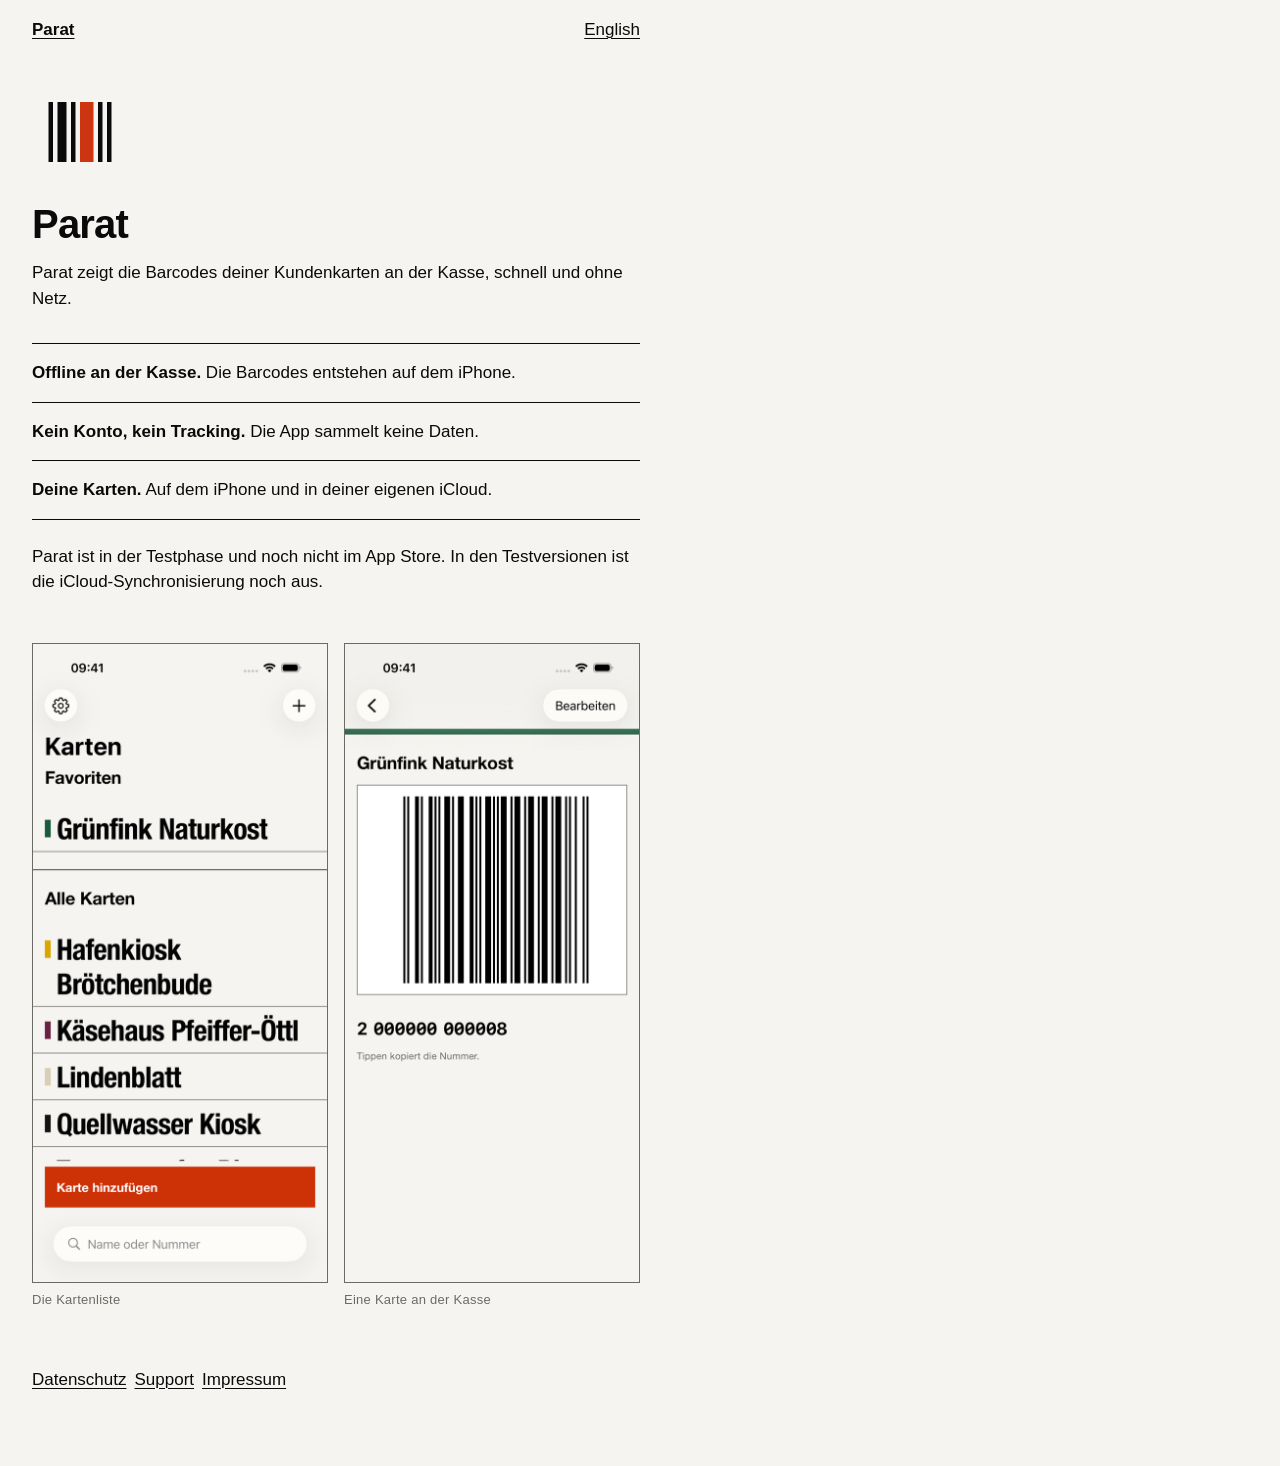
<file: index.html>
<!DOCTYPE html>
<html lang="de">
<head>
<meta charset="utf-8">
<meta http-equiv="Content-Security-Policy" content="default-src 'none'; img-src 'self'; style-src 'self'; base-uri 'none'; form-action 'none'">
<meta name="viewport" content="width=device-width, initial-scale=1">
<meta name="color-scheme" content="light dark">
<title>Parat</title>
<meta name="description" content="Kundenkarten auf dem iPhone, offline an der Kasse. Ohne Konto, ohne Tracking.">
<link rel="stylesheet" href="assets/site.css">
<link rel="icon" href="assets/favicon.svg" type="image/svg+xml">
<link rel="icon" href="assets/icon-64.png" sizes="64x64" type="image/png">
<link rel="apple-touch-icon" href="assets/icon-256.png">
</head>
<body>
<a class="skip" href="#content">Zum Inhalt</a>
<header>
<a class="name" href="de/">Parat</a>
<a class="lang" lang="en" hreflang="en" href="en/">English</a>
</header>
<main id="content">
<img class="icon" src="assets/icon-256.png" alt="" width="96" height="96">
<h1>Parat</h1>
<p class="lead">Parat zeigt die Barcodes deiner Kundenkarten an der Kasse, schnell und ohne Netz.</p>
<ul class="facts">
<li><strong>Offline an der Kasse.</strong> Die Barcodes entstehen auf dem iPhone.</li>
<li><strong>Kein Konto, kein Tracking.</strong> Die App sammelt keine Daten.</li>
<li><strong>Deine Karten.</strong> Auf dem iPhone und in deiner eigenen iCloud.</li>
</ul>
<p class="testing">Parat ist in der Testphase und noch nicht im App Store. In den Testversionen ist die iCloud-Synchronisierung noch aus.</p>
<div class="shots">
<figure>
<img class="shot" src="assets/img/de-index.png" alt="Die Kartenliste der App mit sieben Beispielkarten." width="600" height="1304">
<figcaption>Die Kartenliste</figcaption>
</figure>
<figure>
<img class="shot" src="assets/img/de-till.png" alt="Eine geöffnete Karte mit großem Barcode und der Nummer darunter." width="600" height="1304">
<figcaption>Eine Karte an der Kasse</figcaption>
</figure>
</div>
</main>
<footer>
<nav aria-label="Weitere Seiten">
<a href="de/datenschutz/">Datenschutz</a>
<a href="de/support/">Support</a>
<a href="de/impressum/">Impressum</a>
</nav>
</footer>
</body>
</html>
</file>
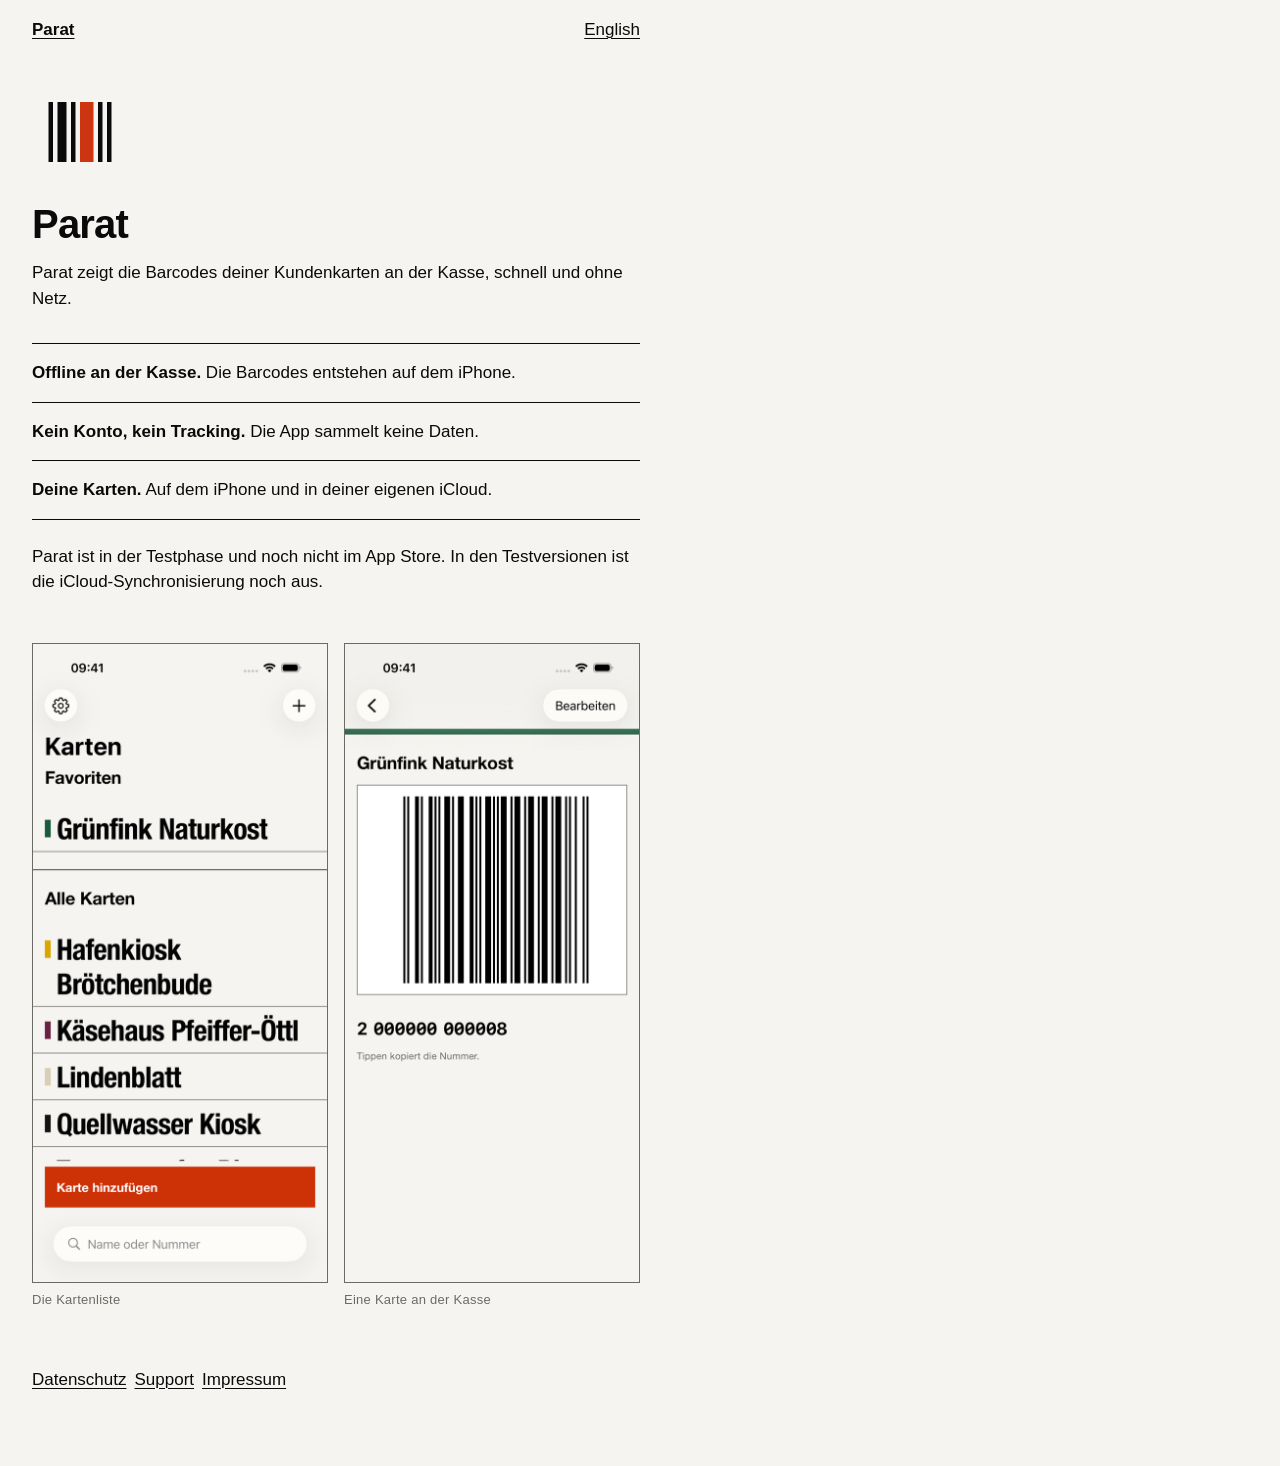
<file: de/index.html>
<!DOCTYPE html>
<html lang="de">
<head>
<meta charset="utf-8">
<meta http-equiv="Content-Security-Policy" content="default-src 'none'; img-src 'self'; style-src 'self'; base-uri 'none'; form-action 'none'">
<meta name="viewport" content="width=device-width, initial-scale=1">
<meta name="color-scheme" content="light dark">
<title>Parat</title>
<meta name="description" content="Kundenkarten auf dem iPhone, offline an der Kasse. Ohne Konto, ohne Tracking.">
<link rel="stylesheet" href="../assets/site.css">
<link rel="icon" href="../assets/favicon.svg" type="image/svg+xml">
<link rel="icon" href="../assets/icon-64.png" sizes="64x64" type="image/png">
<link rel="apple-touch-icon" href="../assets/icon-256.png">
</head>
<body>
<a class="skip" href="#content">Zum Inhalt</a>
<header>
<a class="name" href="./">Parat</a>
<a class="lang" lang="en" hreflang="en" href="../en/">English</a>
</header>
<main id="content">
<img class="icon" src="../assets/icon-256.png" alt="" width="96" height="96">
<h1>Parat</h1>
<p class="lead">Parat zeigt die Barcodes deiner Kundenkarten an der Kasse, schnell und ohne Netz.</p>
<ul class="facts">
<li><strong>Offline an der Kasse.</strong> Die Barcodes entstehen auf dem iPhone.</li>
<li><strong>Kein Konto, kein Tracking.</strong> Die App sammelt keine Daten.</li>
<li><strong>Deine Karten.</strong> Auf dem iPhone und in deiner eigenen iCloud.</li>
</ul>
<p class="testing">Parat ist in der Testphase und noch nicht im App Store. In den Testversionen ist die iCloud-Synchronisierung noch aus.</p>
<div class="shots">
<figure>
<img class="shot" src="../assets/img/de-index.png" alt="Die Kartenliste der App mit sieben Beispielkarten." width="600" height="1304">
<figcaption>Die Kartenliste</figcaption>
</figure>
<figure>
<img class="shot" src="../assets/img/de-till.png" alt="Eine geöffnete Karte mit großem Barcode und der Nummer darunter." width="600" height="1304">
<figcaption>Eine Karte an der Kasse</figcaption>
</figure>
</div>
</main>
<footer>
<nav aria-label="Weitere Seiten">
<a href="datenschutz/">Datenschutz</a>
<a href="support/">Support</a>
<a href="impressum/">Impressum</a>
</nav>
</footer>
</body>
</html>
</file>
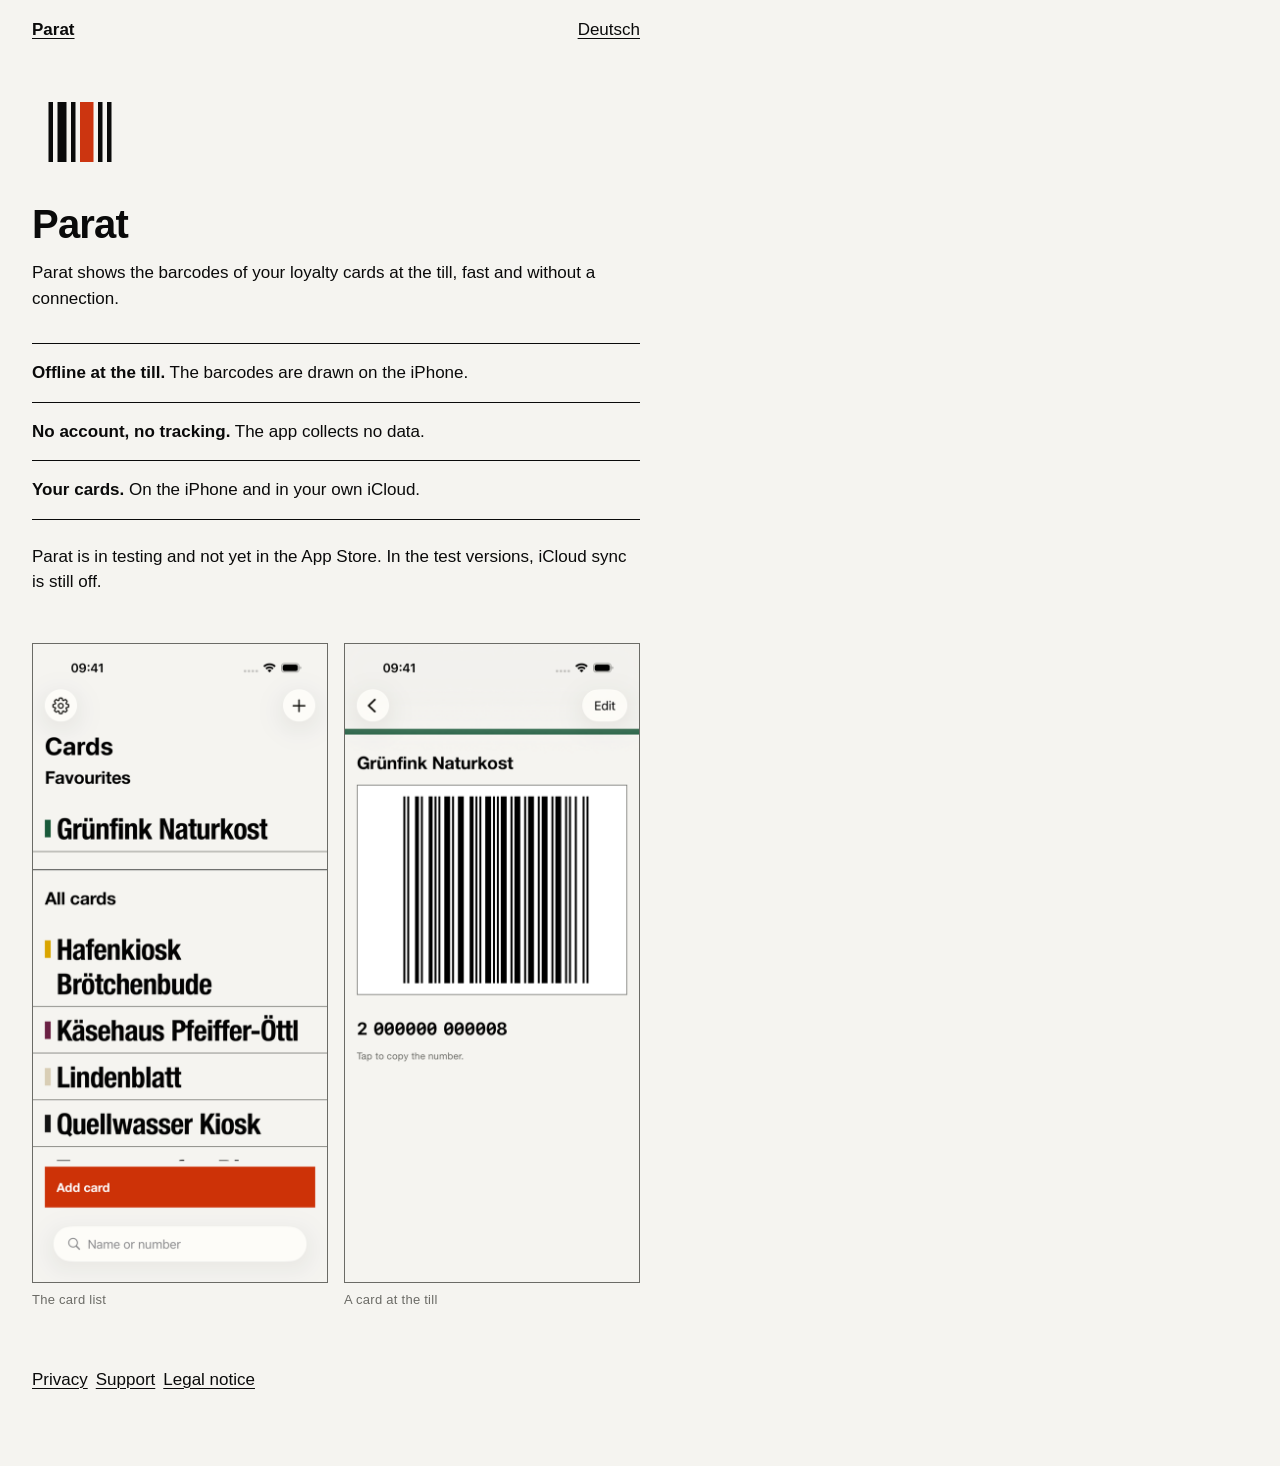
<file: en/index.html>
<!DOCTYPE html>
<html lang="en">
<head>
<meta charset="utf-8">
<meta http-equiv="Content-Security-Policy" content="default-src 'none'; img-src 'self'; style-src 'self'; base-uri 'none'; form-action 'none'">
<meta name="viewport" content="width=device-width, initial-scale=1">
<meta name="color-scheme" content="light dark">
<title>Parat</title>
<meta name="description" content="Loyalty cards on the iPhone, offline at the till. No account, no tracking.">
<link rel="stylesheet" href="../assets/site.css">
<link rel="icon" href="../assets/favicon.svg" type="image/svg+xml">
<link rel="icon" href="../assets/icon-64.png" sizes="64x64" type="image/png">
<link rel="apple-touch-icon" href="../assets/icon-256.png">
</head>
<body>
<a class="skip" href="#content">Skip to content</a>
<header>
<a class="name" href="./">Parat</a>
<a class="lang" lang="de" hreflang="de" href="../de/">Deutsch</a>
</header>
<main id="content">
<img class="icon" src="../assets/icon-256.png" alt="" width="96" height="96">
<h1>Parat</h1>
<p class="lead">Parat shows the barcodes of your loyalty cards at the till, fast and without a connection.</p>
<ul class="facts">
<li><strong>Offline at the till.</strong> The barcodes are drawn on the iPhone.</li>
<li><strong>No account, no tracking.</strong> The app collects no data.</li>
<li><strong>Your cards.</strong> On the iPhone and in your own iCloud.</li>
</ul>
<p class="testing">Parat is in testing and not yet in the App Store. In the test versions, iCloud sync is still off.</p>
<div class="shots">
<figure>
<img class="shot" src="../assets/img/en-index.png" alt="The app&#x27;s card list with seven sample cards." width="600" height="1304">
<figcaption>The card list</figcaption>
</figure>
<figure>
<img class="shot" src="../assets/img/en-till.png" alt="An open card with a large barcode and its number below." width="600" height="1304">
<figcaption>A card at the till</figcaption>
</figure>
</div>
</main>
<footer>
<nav aria-label="More pages">
<a href="privacy/">Privacy</a>
<a href="support/">Support</a>
<a href="legal-notice/">Legal notice</a>
</nav>
</footer>
</body>
</html>
</file>
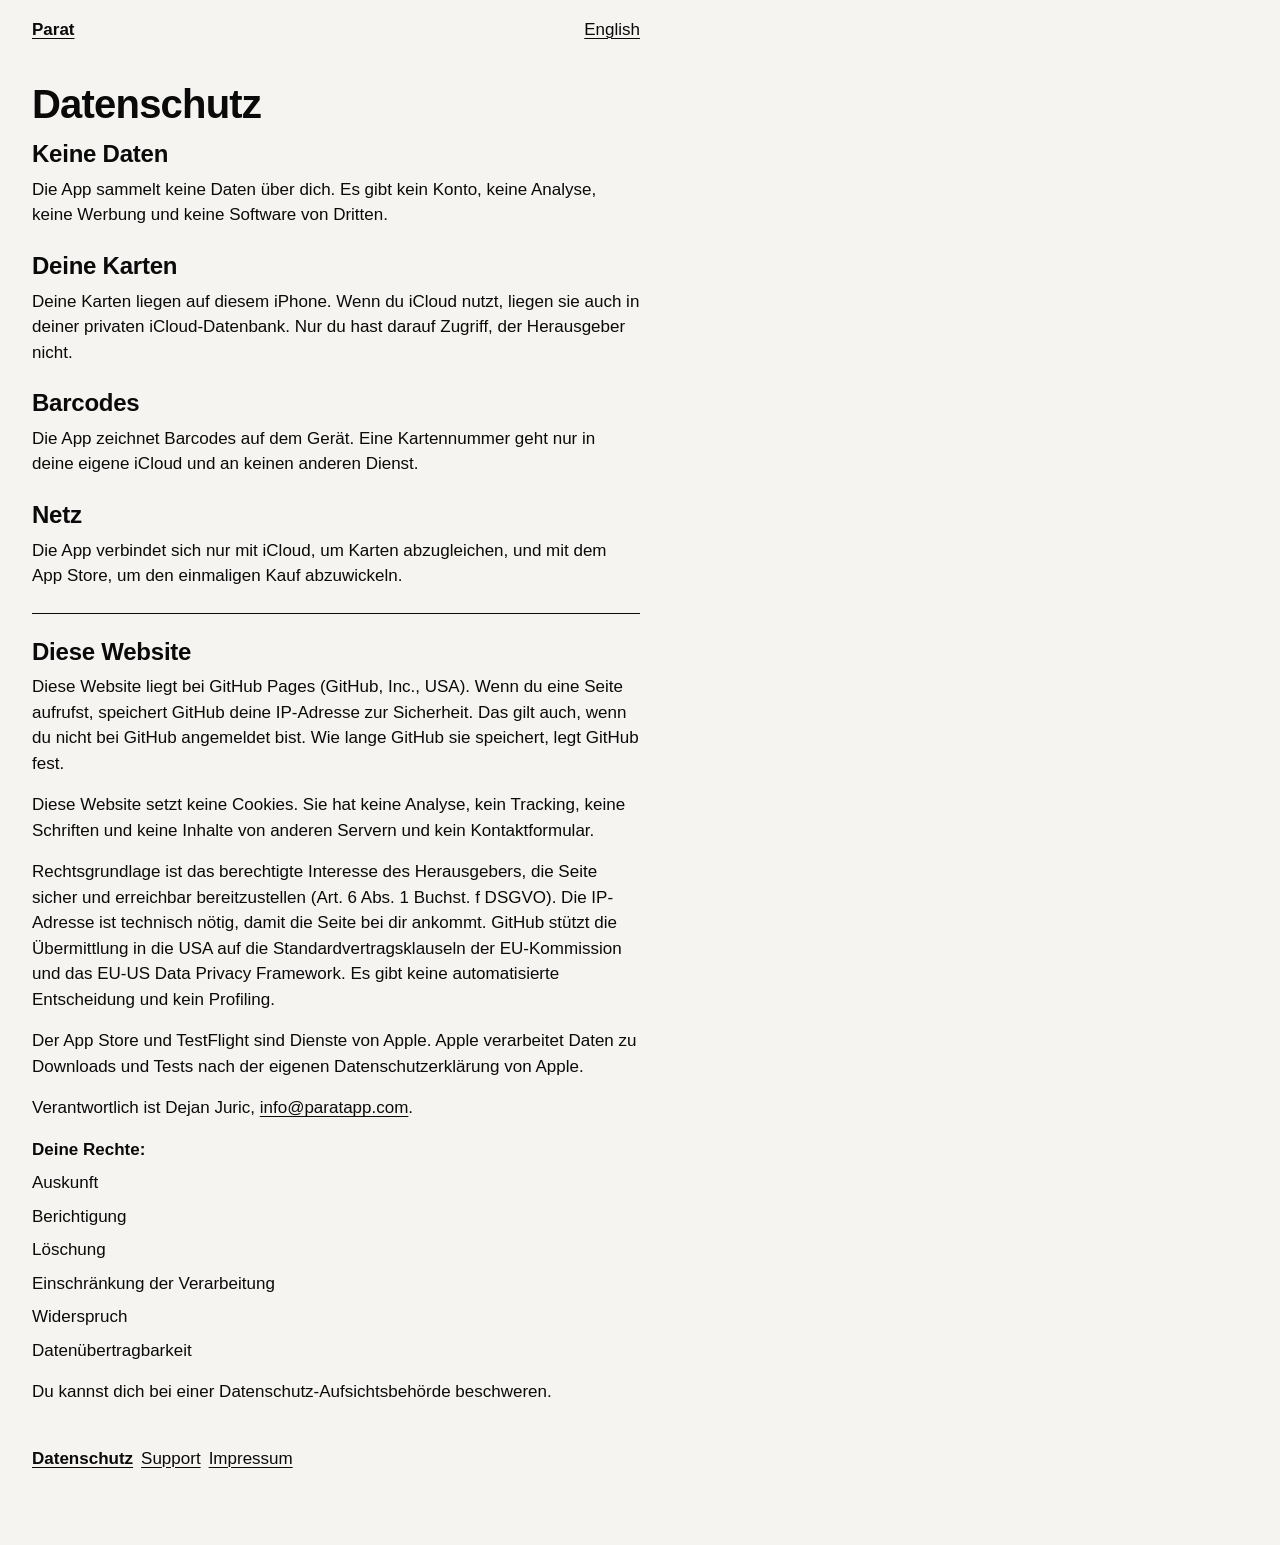
<file: de/datenschutz/index.html>
<!DOCTYPE html>
<html lang="de">
<head>
<meta charset="utf-8">
<meta http-equiv="Content-Security-Policy" content="default-src 'none'; img-src 'self'; style-src 'self'; base-uri 'none'; form-action 'none'">
<meta name="viewport" content="width=device-width, initial-scale=1">
<meta name="color-scheme" content="light dark">
<title>Datenschutz – Parat</title>
<link rel="stylesheet" href="../../assets/site.css">
<link rel="icon" href="../../assets/favicon.svg" type="image/svg+xml">
<link rel="icon" href="../../assets/icon-64.png" sizes="64x64" type="image/png">
<link rel="apple-touch-icon" href="../../assets/icon-256.png">
</head>
<body>
<a class="skip" href="#content">Zum Inhalt</a>
<header>
<a class="name" href="../">Parat</a>
<a class="lang" lang="en" hreflang="en" href="../../en/privacy/">English</a>
</header>
<main id="content">
<h1>Datenschutz</h1>
<h2>Keine Daten</h2>
<p>Die App sammelt keine Daten über dich. Es gibt kein Konto, keine Analyse, keine Werbung und keine Software von Dritten.</p>
<h2>Deine Karten</h2>
<p>Deine Karten liegen auf diesem iPhone. Wenn du iCloud nutzt, liegen sie auch in deiner privaten iCloud-Datenbank. Nur du hast darauf Zugriff, der Herausgeber nicht.</p>
<h2>Barcodes</h2>
<p>Die App zeichnet Barcodes auf dem Gerät. Eine Kartennummer geht nur in deine eigene iCloud und an keinen anderen Dienst.</p>
<h2>Netz</h2>
<p>Die App verbindet sich nur mit iCloud, um Karten abzugleichen, und mit dem App Store, um den einmaligen Kauf abzuwickeln.</p>
<hr>
<h2>Diese Website</h2>
<p id="host">Diese Website liegt bei GitHub Pages (GitHub, Inc., USA). Wenn du eine Seite aufrufst, speichert GitHub deine IP-Adresse zur Sicherheit. Das gilt auch, wenn du nicht bei GitHub angemeldet bist. Wie lange GitHub sie speichert, legt GitHub fest.</p>
<p>Diese Website setzt keine Cookies. Sie hat keine Analyse, kein Tracking, keine Schriften und keine Inhalte von anderen Servern und kein Kontaktformular.</p>
<p>Rechtsgrundlage ist das berechtigte Interesse des Herausgebers, die Seite sicher und erreichbar bereitzustellen (Art. 6 Abs. 1 Buchst. f DSGVO). Die IP-Adresse ist technisch nötig, damit die Seite bei dir ankommt. GitHub stützt die Übermittlung in die USA auf die Standardvertragsklauseln der EU-Kommission und das EU-US Data Privacy Framework. Es gibt keine automatisierte Entscheidung und kein Profiling.</p>
<p id="apple">Der App Store und TestFlight sind Dienste von Apple. Apple verarbeitet Daten zu Downloads und Tests nach der eigenen Datenschutzerklärung von Apple.</p>
<p id="controller">Verantwortlich ist <span class="contact">Dejan Juric</span>, <a href="mailto:info@paratapp.com"><span class="contact">info@paratapp.com</span></a>.</p>
<p class="rights-lead"><strong>Deine Rechte:</strong></p>
<ul id="rights">
<li>Auskunft</li>
<li>Berichtigung</li>
<li>Löschung</li>
<li>Einschränkung der Verarbeitung</li>
<li>Widerspruch</li>
<li>Datenübertragbarkeit</li>
</ul>
<p id="authority">Du kannst dich bei einer Datenschutz-Aufsichtsbehörde beschweren.</p>
</main>
<footer>
<nav aria-label="Weitere Seiten">
<a href="./" aria-current="page">Datenschutz</a>
<a href="../support/">Support</a>
<a href="../impressum/">Impressum</a>
</nav>
</footer>
</body>
</html>
</file>
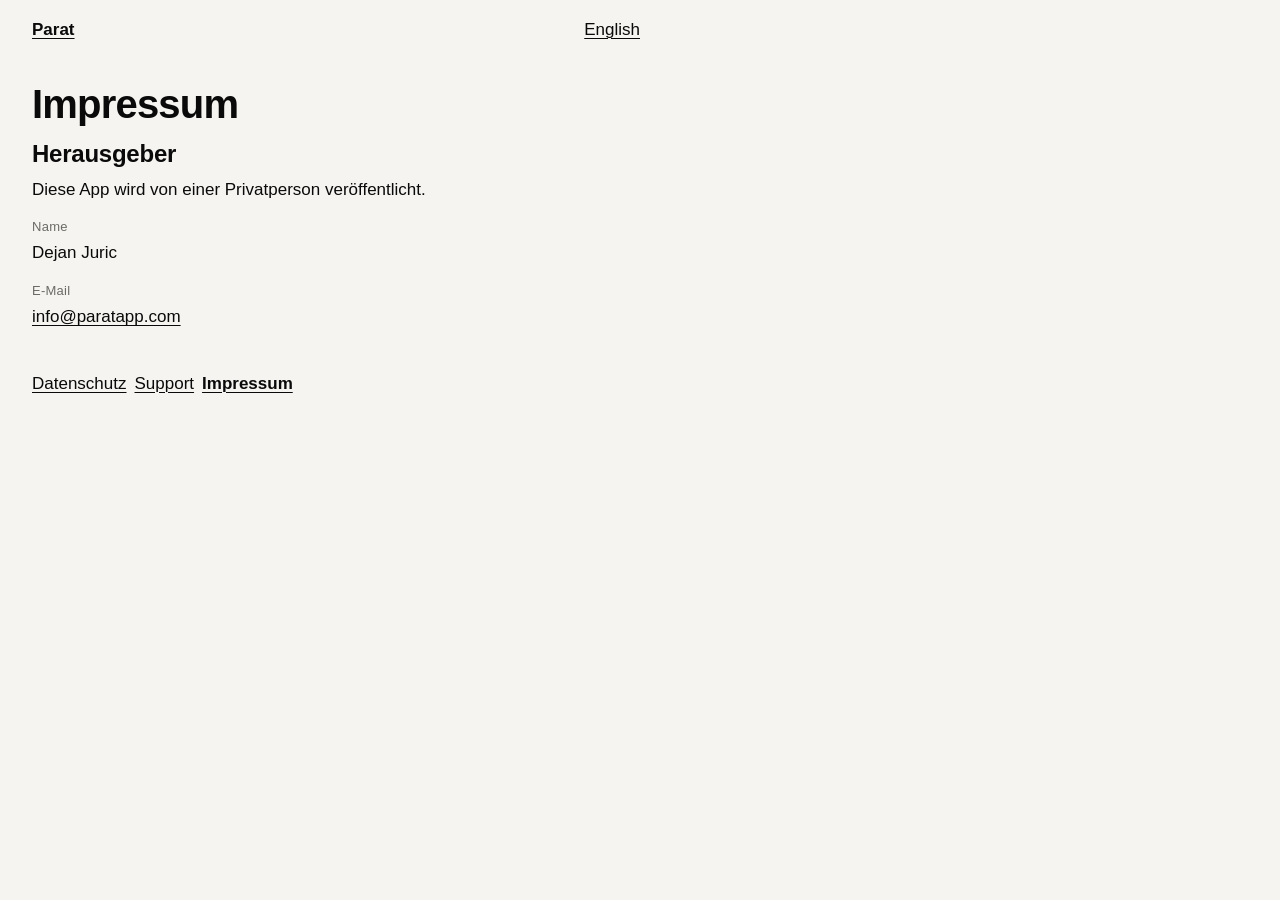
<file: de/impressum/index.html>
<!DOCTYPE html>
<html lang="de">
<head>
<meta charset="utf-8">
<meta http-equiv="Content-Security-Policy" content="default-src 'none'; img-src 'self'; style-src 'self'; base-uri 'none'; form-action 'none'">
<meta name="viewport" content="width=device-width, initial-scale=1">
<meta name="color-scheme" content="light dark">
<title>Impressum – Parat</title>
<link rel="stylesheet" href="../../assets/site.css">
<link rel="icon" href="../../assets/favicon.svg" type="image/svg+xml">
<link rel="icon" href="../../assets/icon-64.png" sizes="64x64" type="image/png">
<link rel="apple-touch-icon" href="../../assets/icon-256.png">
</head>
<body>
<a class="skip" href="#content">Zum Inhalt</a>
<header>
<a class="name" href="../">Parat</a>
<a class="lang" lang="en" hreflang="en" href="../../en/legal-notice/">English</a>
</header>
<main id="content">
<h1>Impressum</h1>
<h2>Herausgeber</h2>
<p>Diese App wird von einer Privatperson veröffentlicht.</p>
<dl class="address">
<dt>Name</dt>
<dd><span class="contact">Dejan Juric</span></dd>
<dt>E-Mail</dt>
<dd><a href="mailto:info@paratapp.com"><span class="contact">info@paratapp.com</span></a></dd>
</dl>
</main>
<footer>
<nav aria-label="Weitere Seiten">
<a href="../datenschutz/">Datenschutz</a>
<a href="../support/">Support</a>
<a href="./" aria-current="page">Impressum</a>
</nav>
</footer>
</body>
</html>
</file>
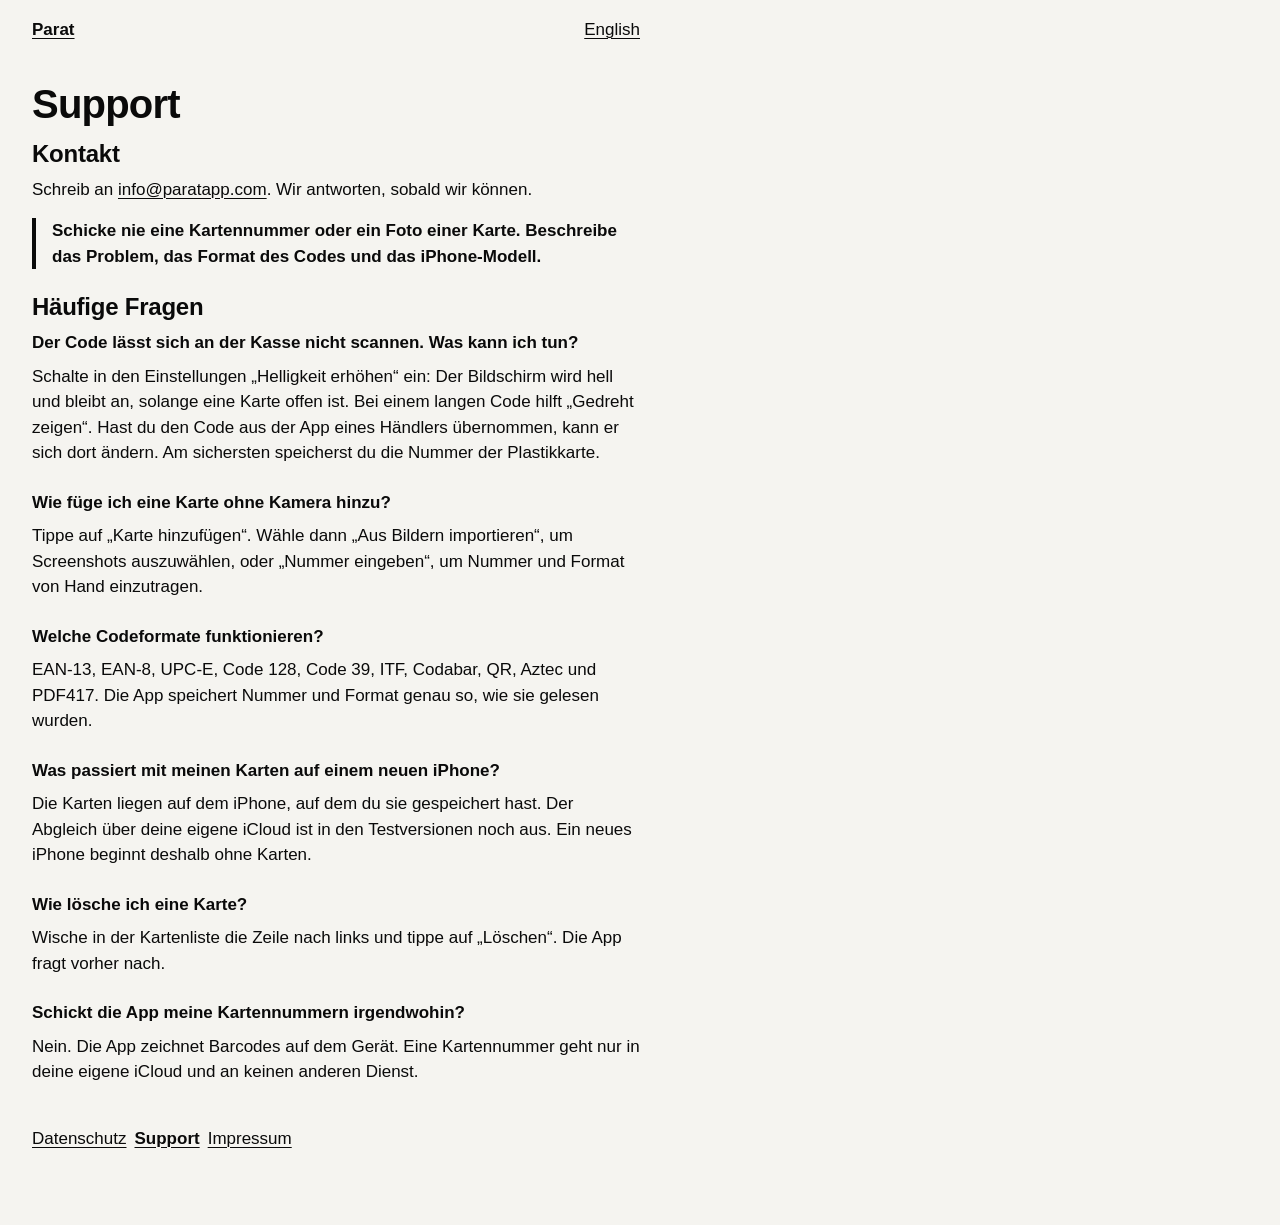
<file: de/support/index.html>
<!DOCTYPE html>
<html lang="de">
<head>
<meta charset="utf-8">
<meta http-equiv="Content-Security-Policy" content="default-src 'none'; img-src 'self'; style-src 'self'; base-uri 'none'; form-action 'none'">
<meta name="viewport" content="width=device-width, initial-scale=1">
<meta name="color-scheme" content="light dark">
<title>Support – Parat</title>
<link rel="stylesheet" href="../../assets/site.css">
<link rel="icon" href="../../assets/favicon.svg" type="image/svg+xml">
<link rel="icon" href="../../assets/icon-64.png" sizes="64x64" type="image/png">
<link rel="apple-touch-icon" href="../../assets/icon-256.png">
</head>
<body>
<a class="skip" href="#content">Zum Inhalt</a>
<header>
<a class="name" href="../">Parat</a>
<a class="lang" lang="en" hreflang="en" href="../../en/support/">English</a>
</header>
<main id="content">
<h1>Support</h1>
<h2>Kontakt</h2>
<p id="contact">Schreib an <a href="mailto:info@paratapp.com"><span class="contact">info@paratapp.com</span></a>. Wir antworten, sobald wir können.</p>
<p class="message" id="no-card-number">Schicke nie eine Kartennummer oder ein Foto einer Karte. Beschreibe das Problem, das Format des Codes und das iPhone-Modell.</p>
<h2>Häufige Fragen</h2>
<dl class="faq">
<dt>Der Code lässt sich an der Kasse nicht scannen. Was kann ich tun?</dt>
<dd><p>Schalte in den Einstellungen „Helligkeit erhöhen“ ein: Der Bildschirm wird hell und bleibt an, solange eine Karte offen ist. Bei einem langen Code hilft „Gedreht zeigen“. Hast du den Code aus der App eines Händlers übernommen, kann er sich dort ändern. Am sichersten speicherst du die Nummer der Plastikkarte.</p></dd>
<dt>Wie füge ich eine Karte ohne Kamera hinzu?</dt>
<dd><p>Tippe auf „Karte hinzufügen“. Wähle dann „Aus Bildern importieren“, um Screenshots auszuwählen, oder „Nummer eingeben“, um Nummer und Format von Hand einzutragen.</p></dd>
<dt>Welche Codeformate funktionieren?</dt>
<dd id="formats"><p>EAN-13, EAN-8, UPC-E, Code 128, Code 39, ITF, Codabar, QR, Aztec und PDF417. Die App speichert Nummer und Format genau so, wie sie gelesen wurden.</p></dd>
<dt>Was passiert mit meinen Karten auf einem neuen iPhone?</dt>
<dd><p>Die Karten liegen auf dem iPhone, auf dem du sie gespeichert hast. Der Abgleich über deine eigene iCloud ist in den Testversionen noch aus. Ein neues iPhone beginnt deshalb ohne Karten.</p></dd>
<dt>Wie lösche ich eine Karte?</dt>
<dd><p>Wische in der Kartenliste die Zeile nach links und tippe auf „Löschen“. Die App fragt vorher nach.</p></dd>
<dt>Schickt die App meine Kartennummern irgendwohin?</dt>
<dd><p>Nein. Die App zeichnet Barcodes auf dem Gerät. Eine Kartennummer geht nur in deine eigene iCloud und an keinen anderen Dienst.</p></dd>
</dl>
</main>
<footer>
<nav aria-label="Weitere Seiten">
<a href="../datenschutz/">Datenschutz</a>
<a href="./" aria-current="page">Support</a>
<a href="../impressum/">Impressum</a>
</nav>
</footer>
</body>
</html>
</file>
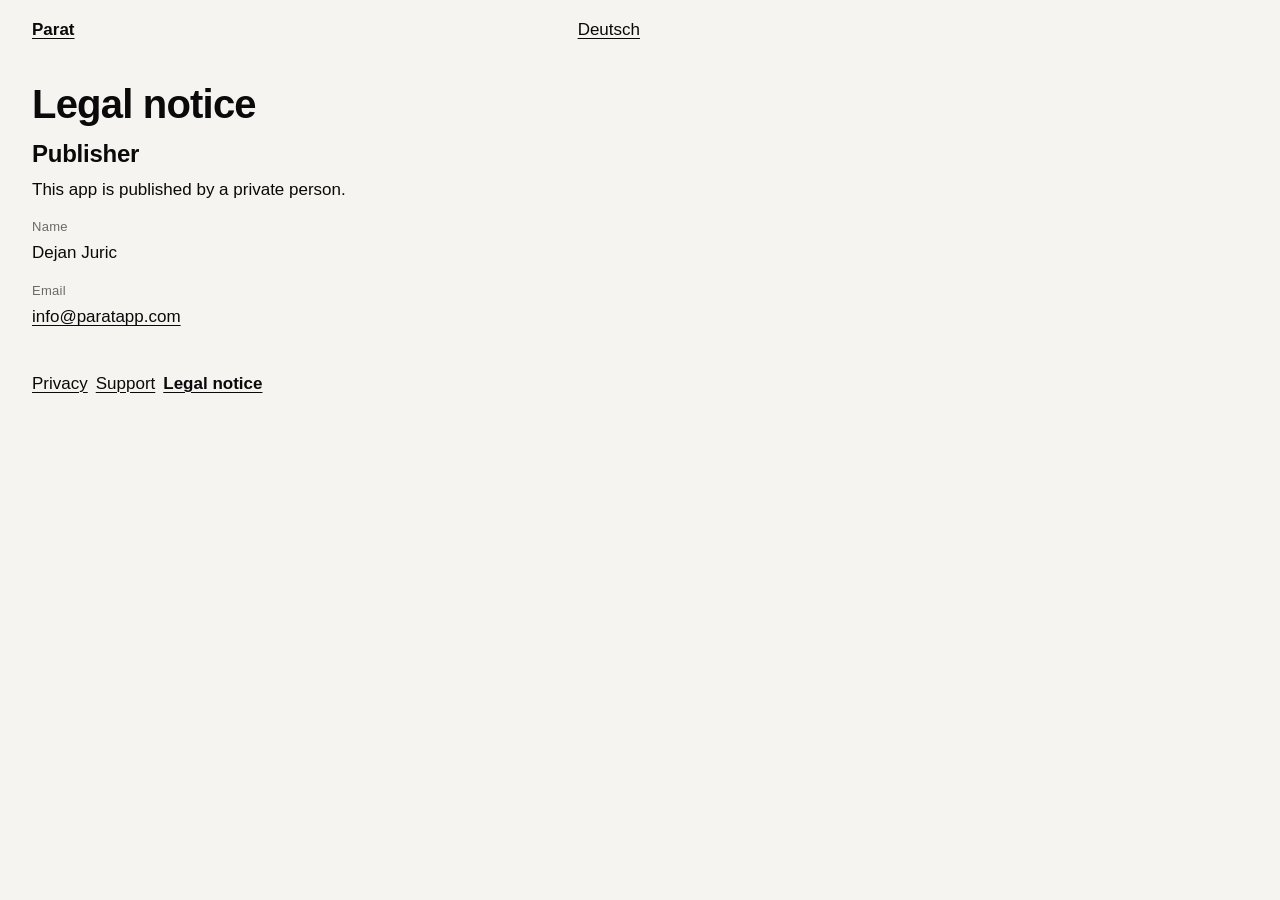
<file: en/legal-notice/index.html>
<!DOCTYPE html>
<html lang="en">
<head>
<meta charset="utf-8">
<meta http-equiv="Content-Security-Policy" content="default-src 'none'; img-src 'self'; style-src 'self'; base-uri 'none'; form-action 'none'">
<meta name="viewport" content="width=device-width, initial-scale=1">
<meta name="color-scheme" content="light dark">
<title>Legal notice – Parat</title>
<link rel="stylesheet" href="../../assets/site.css">
<link rel="icon" href="../../assets/favicon.svg" type="image/svg+xml">
<link rel="icon" href="../../assets/icon-64.png" sizes="64x64" type="image/png">
<link rel="apple-touch-icon" href="../../assets/icon-256.png">
</head>
<body>
<a class="skip" href="#content">Skip to content</a>
<header>
<a class="name" href="../">Parat</a>
<a class="lang" lang="de" hreflang="de" href="../../de/impressum/">Deutsch</a>
</header>
<main id="content">
<h1>Legal notice</h1>
<h2>Publisher</h2>
<p>This app is published by a private person.</p>
<dl class="address">
<dt>Name</dt>
<dd><span class="contact">Dejan Juric</span></dd>
<dt>Email</dt>
<dd><a href="mailto:info@paratapp.com"><span class="contact">info@paratapp.com</span></a></dd>
</dl>
</main>
<footer>
<nav aria-label="More pages">
<a href="../privacy/">Privacy</a>
<a href="../support/">Support</a>
<a href="./" aria-current="page">Legal notice</a>
</nav>
</footer>
</body>
</html>
</file>
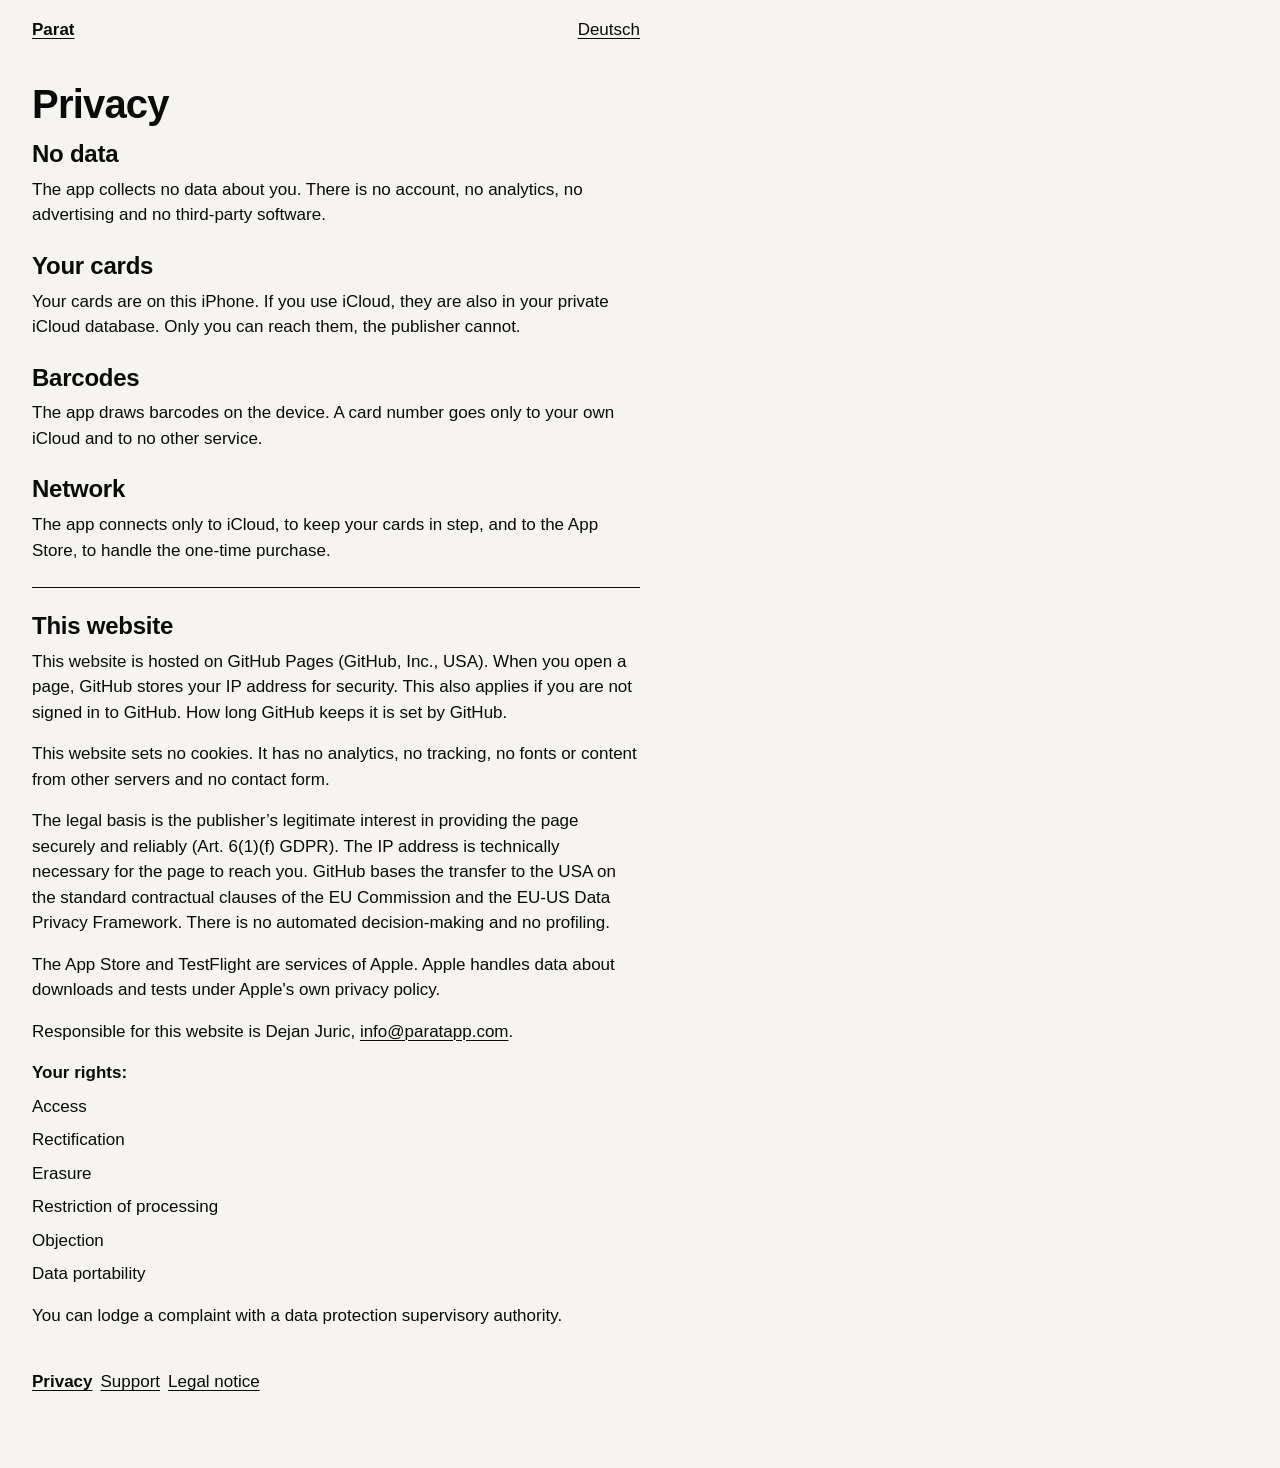
<file: en/privacy/index.html>
<!DOCTYPE html>
<html lang="en">
<head>
<meta charset="utf-8">
<meta http-equiv="Content-Security-Policy" content="default-src 'none'; img-src 'self'; style-src 'self'; base-uri 'none'; form-action 'none'">
<meta name="viewport" content="width=device-width, initial-scale=1">
<meta name="color-scheme" content="light dark">
<title>Privacy – Parat</title>
<link rel="stylesheet" href="../../assets/site.css">
<link rel="icon" href="../../assets/favicon.svg" type="image/svg+xml">
<link rel="icon" href="../../assets/icon-64.png" sizes="64x64" type="image/png">
<link rel="apple-touch-icon" href="../../assets/icon-256.png">
</head>
<body>
<a class="skip" href="#content">Skip to content</a>
<header>
<a class="name" href="../">Parat</a>
<a class="lang" lang="de" hreflang="de" href="../../de/datenschutz/">Deutsch</a>
</header>
<main id="content">
<h1>Privacy</h1>
<h2>No data</h2>
<p>The app collects no data about you. There is no account, no analytics, no advertising and no third-party software.</p>
<h2>Your cards</h2>
<p>Your cards are on this iPhone. If you use iCloud, they are also in your private iCloud database. Only you can reach them, the publisher cannot.</p>
<h2>Barcodes</h2>
<p>The app draws barcodes on the device. A card number goes only to your own iCloud and to no other service.</p>
<h2>Network</h2>
<p>The app connects only to iCloud, to keep your cards in step, and to the App Store, to handle the one-time purchase.</p>
<hr>
<h2>This website</h2>
<p id="host">This website is hosted on GitHub Pages (GitHub, Inc., USA). When you open a page, GitHub stores your IP address for security. This also applies if you are not signed in to GitHub. How long GitHub keeps it is set by GitHub.</p>
<p>This website sets no cookies. It has no analytics, no tracking, no fonts or content from other servers and no contact form.</p>
<p>The legal basis is the publisher’s legitimate interest in providing the page securely and reliably (Art. 6(1)(f) GDPR). The IP address is technically necessary for the page to reach you. GitHub bases the transfer to the USA on the standard contractual clauses of the EU Commission and the EU-US Data Privacy Framework. There is no automated decision-making and no profiling.</p>
<p id="apple">The App Store and TestFlight are services of Apple. Apple handles data about downloads and tests under Apple&#x27;s own privacy policy.</p>
<p id="controller">Responsible for this website is <span class="contact">Dejan Juric</span>, <a href="mailto:info@paratapp.com"><span class="contact">info@paratapp.com</span></a>.</p>
<p class="rights-lead"><strong>Your rights:</strong></p>
<ul id="rights">
<li>Access</li>
<li>Rectification</li>
<li>Erasure</li>
<li>Restriction of processing</li>
<li>Objection</li>
<li>Data portability</li>
</ul>
<p id="authority">You can lodge a complaint with a data protection supervisory authority.</p>
</main>
<footer>
<nav aria-label="More pages">
<a href="./" aria-current="page">Privacy</a>
<a href="../support/">Support</a>
<a href="../legal-notice/">Legal notice</a>
</nav>
</footer>
</body>
</html>
</file>
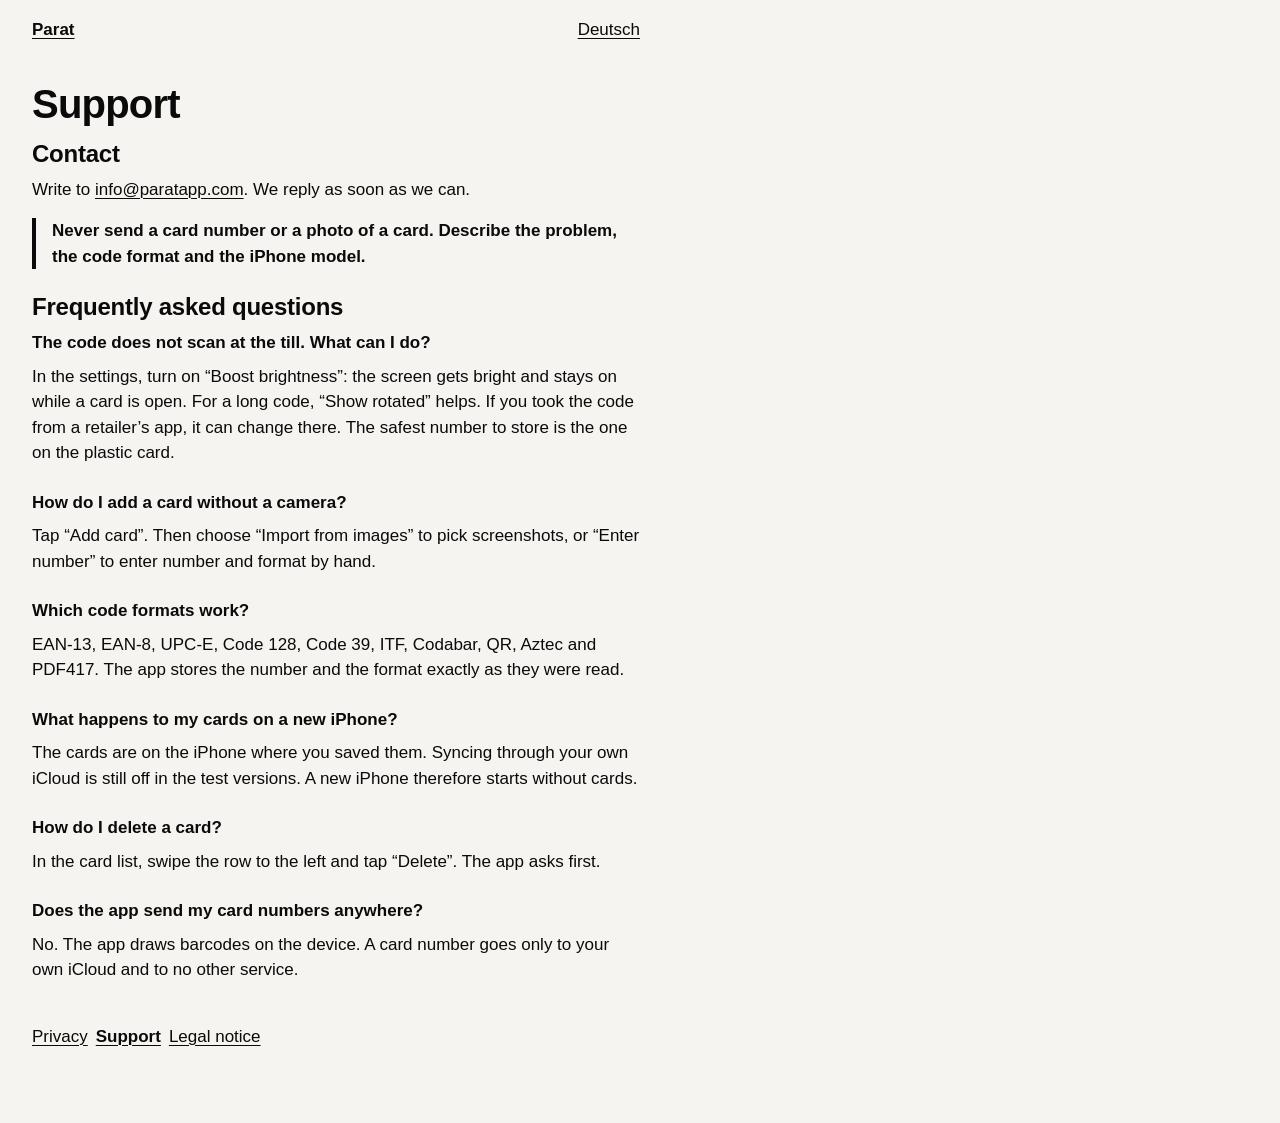
<file: en/support/index.html>
<!DOCTYPE html>
<html lang="en">
<head>
<meta charset="utf-8">
<meta http-equiv="Content-Security-Policy" content="default-src 'none'; img-src 'self'; style-src 'self'; base-uri 'none'; form-action 'none'">
<meta name="viewport" content="width=device-width, initial-scale=1">
<meta name="color-scheme" content="light dark">
<title>Support – Parat</title>
<link rel="stylesheet" href="../../assets/site.css">
<link rel="icon" href="../../assets/favicon.svg" type="image/svg+xml">
<link rel="icon" href="../../assets/icon-64.png" sizes="64x64" type="image/png">
<link rel="apple-touch-icon" href="../../assets/icon-256.png">
</head>
<body>
<a class="skip" href="#content">Skip to content</a>
<header>
<a class="name" href="../">Parat</a>
<a class="lang" lang="de" hreflang="de" href="../../de/support/">Deutsch</a>
</header>
<main id="content">
<h1>Support</h1>
<h2>Contact</h2>
<p id="contact">Write to <a href="mailto:info@paratapp.com"><span class="contact">info@paratapp.com</span></a>. We reply as soon as we can.</p>
<p class="message" id="no-card-number">Never send a card number or a photo of a card. Describe the problem, the code format and the iPhone model.</p>
<h2>Frequently asked questions</h2>
<dl class="faq">
<dt>The code does not scan at the till. What can I do?</dt>
<dd><p>In the settings, turn on “Boost brightness”: the screen gets bright and stays on while a card is open. For a long code, “Show rotated” helps. If you took the code from a retailer’s app, it can change there. The safest number to store is the one on the plastic card.</p></dd>
<dt>How do I add a card without a camera?</dt>
<dd><p>Tap “Add card”. Then choose “Import from images” to pick screenshots, or “Enter number” to enter number and format by hand.</p></dd>
<dt>Which code formats work?</dt>
<dd id="formats"><p>EAN-13, EAN-8, UPC-E, Code 128, Code 39, ITF, Codabar, QR, Aztec and PDF417. The app stores the number and the format exactly as they were read.</p></dd>
<dt>What happens to my cards on a new iPhone?</dt>
<dd><p>The cards are on the iPhone where you saved them. Syncing through your own iCloud is still off in the test versions. A new iPhone therefore starts without cards.</p></dd>
<dt>How do I delete a card?</dt>
<dd><p>In the card list, swipe the row to the left and tap “Delete”. The app asks first.</p></dd>
<dt>Does the app send my card numbers anywhere?</dt>
<dd><p>No. The app draws barcodes on the device. A card number goes only to your own iCloud and to no other service.</p></dd>
</dl>
</main>
<footer>
<nav aria-label="More pages">
<a href="../privacy/">Privacy</a>
<a href="./" aria-current="page">Support</a>
<a href="../legal-notice/">Legal notice</a>
</nav>
</footer>
</body>
</html>
</file>
<file: assets/site.css>
/* One stylesheet for every page. The values are the steps of Grid.swift and the tokens of Colors.swift. */
:root{color-scheme:light dark;
  --ground:#F5F4F0;--ink:#0A0A0A;--ink2:#6B6B66;
  --s1:4px;--s2:8px;--s3:16px;--s4:24px;--s5:32px;--s6:48px;--s7:64px;
  --side:var(--s3)}
@media (prefers-color-scheme:dark){:root{--ground:#0A0A0A;--ink:#F5F4F0;--ink2:#9A9A94}}
@media (min-width:40rem){:root{--side:var(--s5)}}
*,*::before,*::after{box-sizing:border-box;border-radius:0}
html{-webkit-text-size-adjust:100%}
body{margin:0;background:var(--ground);color:var(--ink);font-family:"Helvetica Neue", Helvetica, Arial, sans-serif;font-size:1.0625rem;font-weight:400;line-height:1.5;padding-inline:var(--side)}
header,main,footer{max-width:38rem}

/* Links: ink, underlined, no colour change. */
a{color:inherit;text-decoration:underline;text-decoration-thickness:1px;text-underline-offset:.15em}
a:hover,a:focus{text-decoration-thickness:2px}
a:focus-visible{outline:2px solid var(--ink);outline-offset:var(--s1)}
.skip{position:absolute;top:0;left:var(--side);padding:0 var(--s3);min-height:44px;line-height:44px;background:var(--ink);color:var(--ground);transform:translateY(-100%)}
.skip:focus{transform:translateY(0)}

/* Chrome: the header row and the footer navigation. */
header{display:flex;justify-content:space-between;flex-wrap:wrap;padding-top:var(--s2);margin-bottom:var(--s5)}
header a,footer a{display:inline-block;min-height:44px;line-height:44px}
header a.name{font-weight:700}
footer{margin-top:var(--s5);padding-bottom:var(--s7)}
footer nav{display:flex;flex-wrap:wrap;gap:0 var(--s2)}
[aria-current="page"]{font-weight:700}

/* Text: Display for the page title, Heading for the blocks, Body for the rest, Label for the small print. */
h1,h2,p,dd{hyphens:auto;overflow-wrap:break-word}
h1,p{margin:0 0 var(--s3)}
h1{font-size:2.5rem;font-weight:700;line-height:1;letter-spacing:-.02em;font-stretch:condensed}
h2{margin:var(--s4) 0 var(--s2);font-size:1.5rem;font-weight:700;line-height:1.2;letter-spacing:-.01em}
h1+h2{margin-top:var(--s3)}
strong,.rights-lead{font-weight:700}
hr{border:0;border-top:1px solid var(--ink);margin:var(--s4) 0}
.num{font-family:ui-monospace, Menlo, monospace;font-variant-numeric:tabular-nums}
a[href^="mailto:"]{overflow-wrap:anywhere}

/* Home page: the icon, the three facts, the testing line, the two pictures. */
.icon{display:block;width:96px;height:96px;margin:0 0 var(--s4)}
ul.facts{list-style:none;margin:var(--s5) 0 0;padding:0}
ul.facts li{padding:var(--s3) 0;border-top:1px solid var(--ink)}
ul.facts li:last-child{border-bottom:1px solid var(--ink)}
.testing{margin-top:var(--s4)}
.shots{display:grid;grid-template-columns:minmax(0, 1fr) minmax(0, 1fr);gap:var(--s3);margin:var(--s6) 0}
figure{margin:0}
.shot{display:block;max-width:100%;height:auto;border:1px solid var(--ink2)}
figcaption{margin-top:var(--s2);font-size:0.8125rem;line-height:1.4;letter-spacing:.02em;color:var(--ink2)}

/* Text pages: the rights list, the draft line, the FAQ, the message block, the address block. */
ul#rights{list-style:none;margin:0 0 var(--s3);padding:0}
ul#rights li+li{margin-top:var(--s2)}
.rights-lead{margin-bottom:var(--s2)}
.hint{margin:var(--s5) 0 0;font-size:0.8125rem;line-height:1.4;letter-spacing:.02em;color:var(--ink2)}
dl.faq{margin:0 0 var(--s3)}
dl.faq dt{font-weight:700;margin:var(--s4) 0 var(--s2)}
dl.faq dt:first-child{margin-top:0}
dl.faq dd{margin:0}
dl.faq dd p:last-child{margin-bottom:0}
.message{margin:var(--s3) 0;padding-left:var(--s3);border-left:4px solid var(--ink);font-weight:700}
h2+.message{margin-top:var(--s2)}
dl.address{margin:0 0 var(--s3);font-style:normal}
dl.address dt{font-size:0.8125rem;line-height:1.4;letter-spacing:.02em;color:var(--ink2)}
dl.address dd{margin:var(--s1) 0 0;overflow-wrap:anywhere}
dl.address dd+dt{margin-top:var(--s3)}
</file>
